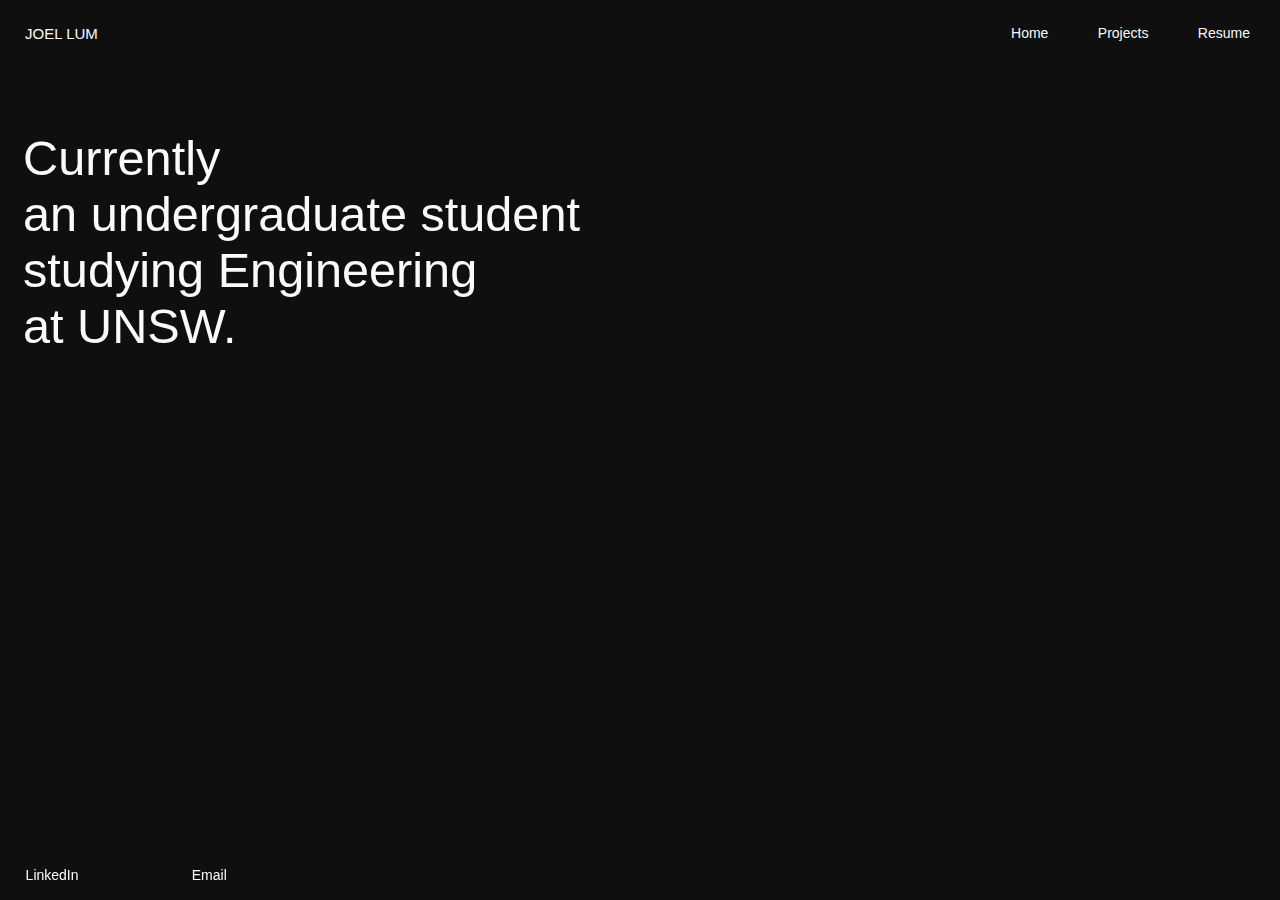
<file: index.html>
<!DOCTYPE html>
<html lang="en">
<head>
    <meta charset="UTF-8">
    <meta name="viewport" content="width=device-width, initial-scale=1.0">
    <link rel="stylesheet" href="stylesheet.css">
    <link href="https://cdnjs.cloudflare.com/ajax/libs/font-awesome/6.0.0-beta3/css/all.min.css" rel="stylesheet">
    <title>Home</title>
    <style>
        #introduction-container {
            display: flex;
            margin: 5vw 1.8vw 0 1.8vw;
            gap: 5vw;
        }

        #description-container {
            font-size: 3.8vw;
            width: 60%;
        }

        #description-container p {
            margin: 0;
        }

        #links-container {
            margin: 4vw 0 4vw 0;
            display: flex;
            justify-content: center;
            align-items: center;
        }

        #links-container ul {
            list-style-type: none;
            padding-left: 0;
        }

        #links-container ul li {
            padding: 1vw 2vw 1vw 2vw;
            font-size: 1.5vw;
        }

        .logo {
            width: 2vw;
            height: 2vw;
            object-fit: contain;
            border-radius: 5px;
        }

        @keyframes slide-in {
            from { translate: 0 3vh; }
            to { translate: 0 0; }
        }

        @keyframes fade-in-main {
            from { opacity: 0; }
            to { opacity: 1; }
        }

        #description-container .main-description {
            animation: slide-in 0.8s, fade-in 0.8s;
        }

        @keyframes fade-in-extra {
            from { opacity: 0; }
            to { opacity: 0.5; }
        }

        #description-container .extra-description {
            animation: slide-in 1s 1s, fade-in-extra 1s 1s forwards;
            opacity: 0;
        }

        /* TABLET VIEW */
        @media (max-width: 768px) {
            #introduction-container {
                display: flexbox;
                flex-direction: column;
                margin: 5vw 2vw 0 2vw;
            }

            #description-container {
                font-size: 30px;
                width: 100%;
            }

            #links-container {
                margin: 0;
            }

            #links-container ul li{
                display: inline;
                font-size: 1.8vw;
            }
        }

        /* PHONE VIEW */
        @media (max-width: 425px) {
            #header-name {
                font-size: 3vw;
                margin-left: 5vw;
            }

            #introduction-container {
                display: flexbox;
                flex-direction: column;
                margin: 12vw 5vw 0 5vw;
                gap: 10vw;
            }

            #description-container {
                font-size: 6.5vw;
            }

            #links-container {
                margin: 0;
            }

            #links-container ul li{
                font-size: 3vw;
            }
        }
    </style>
</head>
<body>
    <header>
        <p id="header-name">JOEL LUM</p>

        <div class="desktop-only">
            <nav>
                <ul>
                    <li><a href="index.html">Home</a></li>
                    <li><a href="pages/projects.html">Projects</a></li>
                    <li><a href="https://drive.google.com/file/d/1e7lKX3flUxU0CnoZ7L45VmEJOtgT8IzA/view?usp=sharing" target="_blank">Resume</a></li>
                </ul>
            </nav>
        </div>

        <div class="mobile-only">
            <nav class="mobile-menu">
                <button id="menu-button">
                    <i class="fas fa-bars"></i>
                </button>
                <ul class="mobile-dropdown-content">
                    <li><a href="index.html">Home</a></li>
                    <li><a href="pages/projects.html">Projects</a></li>
                    <li><a href="https://drive.google.com/file/d/1e7lKX3flUxU0CnoZ7L45VmEJOtgT8IzA/view?usp=sharing" target="_blank">Resume</a></li>
                </ul>
            </nav>
        </div>
    </header>

    <div id="introduction-container">
        <div id="description-container">
            <p class="main-description">Currently</p>
            <p class="main-description">an undergraduate student</p>
            <p class="main-description">studying Engineering</p>
            <p class="main-description">at UNSW.</p>
    
            <p class="extra-description">Majoring in Software</p>
            <p class="extra-description">Expected to graduate by 2026</p>
        </div>
    
        <!-- <div id="links-container">
            <ul>
                <li>
                    <img class="logo" src="images/github.jpeg" alt="Github Logo">
                    <a href="https://www.github.com/joellum1" target="_blank">GitHub</a>
                </li>
                <li>
                    <img class="logo" src="images/linkedin.png" alt="LinkedIn Logo">
                    <a href="https://www.linkedin.com/in/joel-lum" target="_blank">LinkedIn</a>
                </li>
                <li>
                    <img class="logo" src="images/document.png" alt="Resume Logo">
                    <a href="https://drive.google.com/file/d/12iruOoqELDlbSH7RCN38wYqzHVo6FFwx/view?usp=sharing" target="_blank">Resume</a>
                </li>
            </ul>
        </div> -->
    </div>
    
    <footer>
        <ul>
            <li><a href="https://www.linkedin.com/in/joel-lum" target="_blank">LinkedIn</a></li>
            <!-- <li><a href="https://www.github.com/joellum1" target="_blank">GitHub</a></li> -->
            <li><a href="mailto:joellumzh@gmail.com">Email</a</li>
        </ul>
    </footer>
    <script src="script.js"></script>
</body>
</html>
</file>
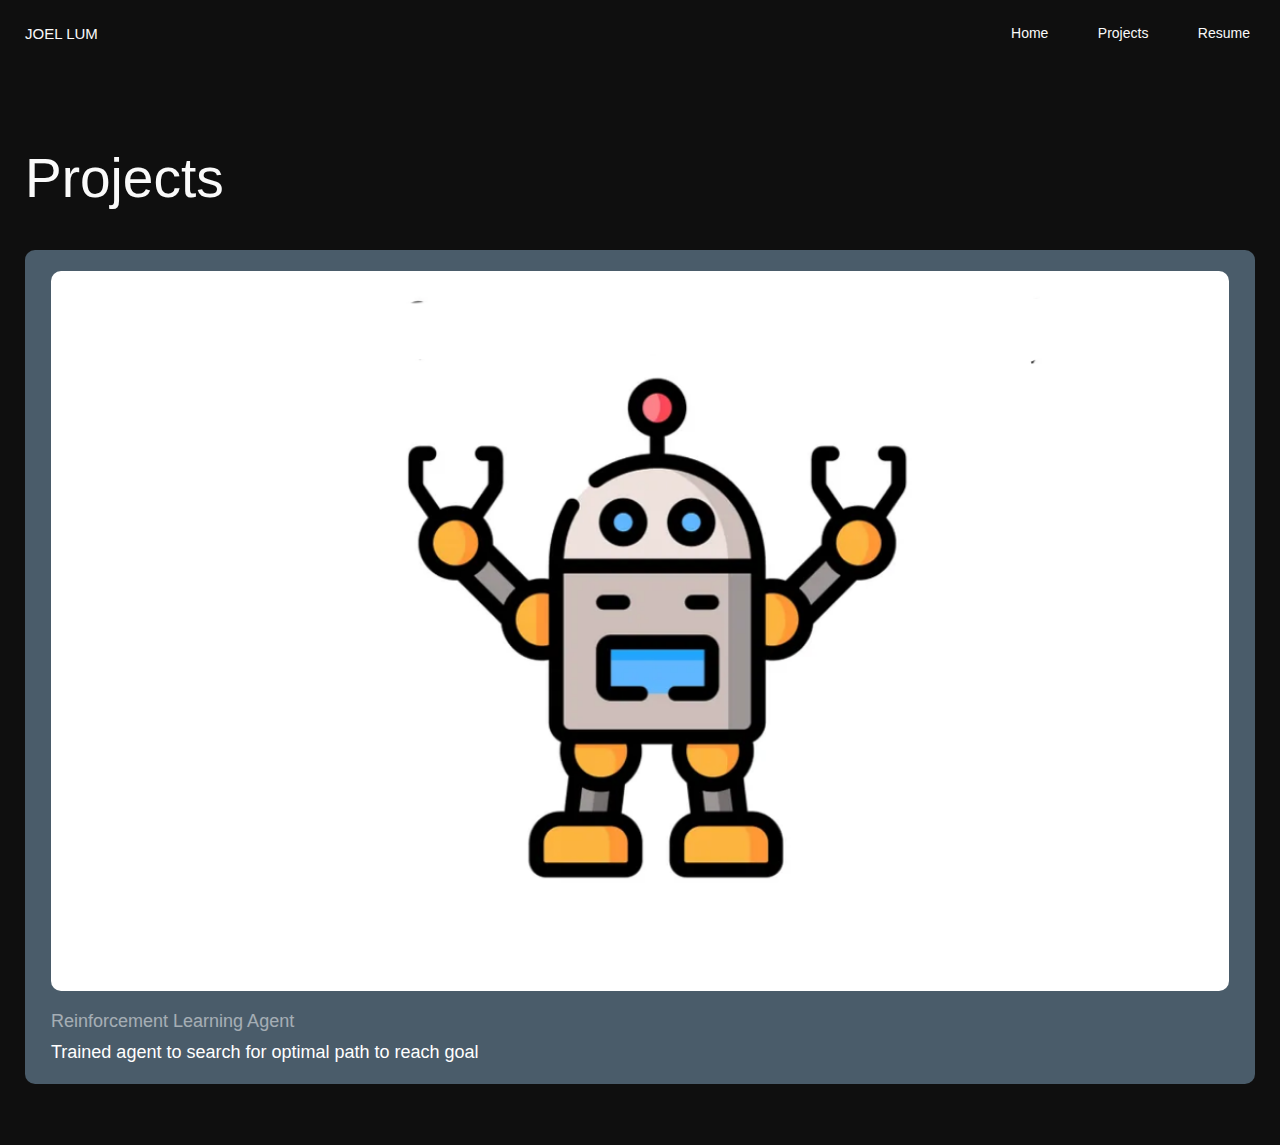
<file: pages/projects.html>
<!DOCTYPE html>
<html lang="en">
<head>
    <meta charset="UTF-8">
    <meta name="viewport" content="width=device-width, initial-scale=1.0">
    <title>Projects</title>
    <link rel="stylesheet" href="../stylesheet.css">
    <link href="https://cdnjs.cloudflare.com/ajax/libs/font-awesome/6.0.0-beta3/css/all.min.css" rel="stylesheet">
    <style>
        main {
            padding: 0px 25px 25px 25px;
        }

        ul.projects {
            /* border-radius: 10px;
            border: solid; */
            list-style-type: none;
            padding: 0;
            text-align: center;
        }

        main ul li button {
            background-color: rgb(74, 92, 106);
            border-radius: 10px;
            border: none;
            margin-bottom: 20px;
            width: 100%;
        }

        .project-list-image-container {
            display: flex;
            padding: 20px 20px 20px 20px;
        }

        main ul li button img {
            border-radius: 10px;
            height: 80vh;
            object-fit: cover;
            width: 100%;
        }

        .project-title {
            color: white;
            font-size: 18px;
            margin: 0 20px 10px 20px;
            opacity: 0.5;
            text-align: left;
        }

        .project-description {
            color: white;
            font-size: 18px;
            margin: 10px 20px 20px 20px;
            text-align: left;
        }

        button {
            transition: transform 0.3s ease;
        }

        button:hover {
            transform: scale(0.98);
        }

        /* RESPONSIVE DESIGN */
        @media (max-width: 768px) {
            main ul li button img {
                height: 20vh;
            }
        }
    </style>
</head>
<body>
    <header>
        <p id="header-name">JOEL LUM</p>
        <div class="desktop-only">
            <nav>
                <ul>
                    <li><a href="../index.html">Home</a></li>
                    <li><a href="projects.html">Projects</a></li>
                    <li><a href="https://drive.google.com/file/d/1e7lKX3flUxU0CnoZ7L45VmEJOtgT8IzA/view?usp=sharing" target="_blank">Resume</a></li>
                </ul>
            </nav>
        </div>

        <div class="mobile-only">
            <nav class="mobile-menu">
                <button id="menu-button">
                    <i class="fas fa-bars"></i>
                </button>
                <ul class="mobile-dropdown-content">
                    <li><a href="../index.html">Home</a></li>
                    <li><a href="projects.html">Projects</a></li>
                    <li><a href="https://drive.google.com/file/d/1e7lKX3flUxU0CnoZ7L45VmEJOtgT8IzA/view?usp=sharing" target="_blank">Resume</a></li>
                </ul>
            </nav>
        </div>
    </header>

    <div class="title">Projects</div>
    
    <main>
        <ul class="projects">
            <li>
                <button onclick="window.location.href='projects/rl_agent.html';">
                    <div class="project-list-image-container">
                        <img src="../images/rl.png" alt="robot">
                    </div>
                    <p class="project-title">Reinforcement Learning Agent</p>
                    <p class="project-description">Trained agent to search for optimal path to reach goal</p>
                </button>
            </li>
        </ul>
    </main>
    <script src="../script.js"></script>
</body>
</html>
</file>
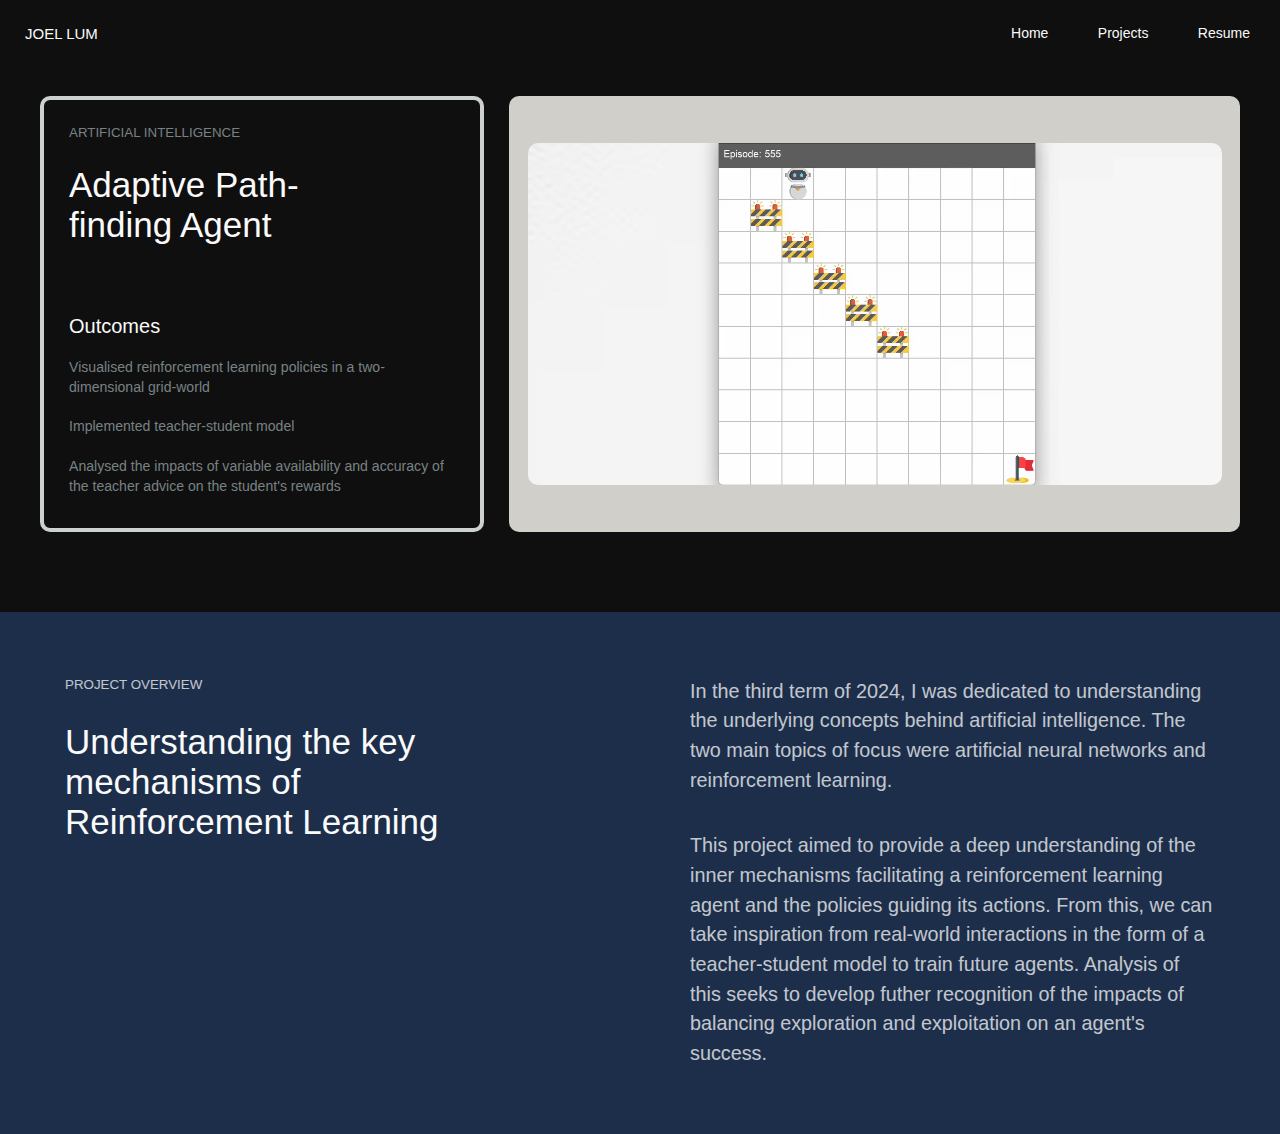
<file: pages/projects/rl_agent.html>
<html lang="en">
<head>
    <meta charset="UTF-8">
    <meta name="viewport" content="width=device-width, initial-scale=1.0">
    <title>Reinforcement Learning Agent</title>
    <link rel="stylesheet" href="../../stylesheet.css">
    <link href="https://cdnjs.cloudflare.com/ajax/libs/font-awesome/6.0.0-beta3/css/all.min.css" rel="stylesheet">
</head>
<body>
    <header>
        <p id="header-name">JOEL LUM</p>

        <div class="desktop-only">
            <nav>
                <ul>
                    <li><a href="../../index.html">Home</a></li>
                    <li><a href="../projects.html">Projects</a></li>
                    <li><a href="https://drive.google.com/file/d/1e7lKX3flUxU0CnoZ7L45VmEJOtgT8IzA/view?usp=sharing" target="_blank">Resume</a></li>
                </ul>
            </nav>
        </div>

        <div class="mobile-only">
            <nav class="mobile-menu">
                <button id="menu-button">
                    <i class="fas fa-bars"></i>
                </button>
                <ul class="mobile-dropdown-content">
                    <li><a href="../../index.html">Home</a></li>
                    <li><a href="../projects.html">Projects</a></li>
                    <li><a href="https://drive.google.com/file/d/1e7lKX3flUxU0CnoZ7L45VmEJOtgT8IzA/view?usp=sharing" target="_blank">Resume</a></li>
                </ul>
            </nav>
        </div>
    </header>
    
    <div class="project-summary-container">
        <div id="project-summary-description">
            <p id="project-tag">ARTIFICIAL INTELLIGENCE</p>
            <p id="project-name">Adaptive Path-finding Agent</p>
            <div id="outcomes-container">
                <p id="outcomes-header">Outcomes</p>
                <ul>
                    <li>Visualised reinforcement learning policies in a two-dimensional grid-world</li>
                    <li>Implemented teacher-student model</li>
                    <li>Analysed the impacts of variable availability and accuracy of the teacher advice on the student's rewards</li>
                </ul>
            </div>
        </div>
        <div id="project-image-container">
            <video autoplay loop muted playsinline preload="auto">
                <source src="../../videos/rl_agent_model.mp4" type="video/mp4">
            </video>
        </div>
    </div>

    <div id="project-overview-container">
        <div id="project-overview-header-container">
            <div id="project-overview-header">PROJECT OVERVIEW</div>
            <div id="project-overview-title">Understanding the key mechanisms of Reinforcement Learning</div>
        </div>
        <div id="project-overview-content-container">
            <div>
                In the third term of 2024, I was dedicated to understanding the underlying concepts behind artificial intelligence. 
                The two main topics of focus were artificial neural networks and reinforcement learning.
            </div>
            <div>
                This project aimed to provide a deep understanding of the inner mechanisms facilitating a reinforcement learning 
                agent and the policies guiding its actions. From this, we can take inspiration from real-world interactions in 
                the form of a teacher-student model to train future agents. Analysis of this seeks to develop futher recognition 
                of the impacts of balancing exploration and exploitation on an agent's success.
            </div>
        </div>
    </div>
    <script src="../../script.js"></script>
</body>
</html>
</file>
<file: stylesheet.css>
body {
    background: rgb(15, 15, 15);
    color: rgb(250, 250, 250);
    font-family: Helvetica, "HelveticaNeue-Light", "Helvetica Neue Light", Arial, sans-serif;
    margin: 0px;
    padding: 0px;
}

/* GENERAL STYLE */

html {
    scroll-behavior: smooth;
}

a, a:visited {
    color: rgb(250, 250, 250);
    text-decoration: none;
}

a:hover {
    /* text-decoration: underline; */
    color: rgb(167, 170, 169);
}

button:hover {
    cursor: pointer;
}

.mobile-only { display: none }
@media (max-width: 768px) { 
    .mobile-only { display: block } 
}

.desktop-only { display: none }
@media (min-width: 769px) { 
    .desktop-only { display: flex } 
}

/* HEADER */

header {
    align-items: center;
    display: flex;
    justify-content: space-between;
    padding: 8px 0 8px 0;
}

#header-name {
    font-size: 15px;
    margin-left: 25px;
}

nav ul li {
    display: inline-block;
    font-size: 14px;
    padding-right: 45px;
}

nav ul li:last-child {
    padding-right: 30px;
}

.title {
    margin: 80px 0 40px 25px;
    font-size: 55px;
}

/* RESPONSIVE HEADER */
@media (max-width: 768px) {
    .mobile-menu {
        margin-right: 5vw;
    }

    #menu-button {
        background: none;
        border: none;
        color: rgb(250, 250, 250);
    }

    #menu-button:focus {
        /* outline: none; */
        background-color: transparent;
    }

    .mobile-dropdown-content {
        background-color: rgb(204,208,207);
        display: none;
        left: 0;
        padding: 0;
        position: fixed;
        width: 100%;
    }

    .mobile-dropdown-content.active {
        display: flex;
        flex-direction: column;
    }

    .mobile-dropdown-content li {
        padding: 1vh 2vw 1vh 25px;
    }

    .mobile-dropdown-content li a {
        font-size: 3vw;
    }

    .mobile-dropdown-content li:hover {
        background-color: rgb(167, 170, 169);
    }

    .title {
        font-size: 10vw;
    }
}

/* FOOTER */

footer {
    bottom: 0;
    position: fixed;
}

footer ul {
    padding: 0;
    text-align: left;
}

footer ul li {
    display: inline;
    font-size: 14px;
    padding: 0 6.5vw 0 2vw;
}

@media (max-width: 768px) {
    footer ul li {
        padding: 0 6vw 0 25px;
    }
}

/* PROJECTS */

.project-summary-container {
    display: flex;
    gap: 25px;
    margin: 30px 40px 0 40px;
}

#project-summary-description {
    box-sizing: border-box;
    border: 4px solid rgb(204,208,207);
    border-radius: 10px;
    display: block;
    height: 450px;
    padding-bottom: 15px;
    width: 725px;
    height: auto;
}

#project-tag {
    color: rgb(155,168,171);
    font-size: smaller;
    margin: 25px 25px 25px 25px;
    opacity: 0.75;
}

#project-name {
    font-size: 35px;
    margin: 25px 25px 70px 25px;
    max-width: 75%;
}

#project-image-container {
    align-items: center;
    background-color: rgb(209,207,201);
    border-radius: 10px;
    display: flex;
    height: auto;
    justify-content: center;
    width: 100%;
}

#project-image-container video, 
#project-image-container img {
    border-radius: 10px;
    max-width: 95%;
    max-height: 90%;
    object-fit: contain;
}

#outcomes-container {
    margin: 0 25px 0 25px;
}

#outcomes-header {
    font-size: 20px;
}

#outcomes-container ul {
    list-style-type: none;
    padding: 0;
}

#outcomes-container ul li {
    color: rgb(155,168,171);
    margin-bottom: 20px;
    opacity: 0.75;
    font-size: 1.1vw;
    line-height: 1.4;
}

#outcomes-container ul li:last-child {
    margin-bottom: 0; 
}

#project-overview-container {
    background-color: rgb(28,46,74);
    display: flex;
    gap: 250px;
    height: auto;
    margin-top: 80px;
    padding: 65px;
}

#project-overview-header {
    margin-bottom: 30px;
    opacity: 0.75;
    font-size: smaller;
}

#project-overview-title {
    font-size: 35px;
    width: 375px;
}

#project-overview-content-container {
    display: flex;
    flex-direction: column;
    gap: 4vh;
}

#project-overview-content-container div {
    font-size: 2.2vh;
    line-height: 1.5;
    opacity: 0.75;
}

/* RESPONSIVE DESIGN */
@media (max-width: 768px) {
    .project-summary-container {
        flex-direction: column-reverse;
        margin: 8vh 5vw 0 5vw;
    }

    #project-summary-description {
        height: auto;
        width: 100%;
    }

    #project-tag {
        margin-bottom: 2vh;
    }

    #project-name {
        margin: 2vh 25px 5vh 25px;
    }

    #outcomes-container ul li {
        font-size: 3.4vw;
    }

    #project-image-container {
        height: auto;
        padding: 10px 0 10px 0;
    }

    #project-overview-container {
        flex-direction: column;
        padding: 12vw;
        gap: 5vh;
    }

    #project-overview-header {
        margin-bottom: 2vh;
    }

    #project-overview-title {
        font-size: 6vw;
        width: 95%;
    }

    #project-overview-content-container {
        gap: 4.5vw;
    }

    #project-overview-content-container div {
        font-size: 3.4vw;
    }
}
</file>
